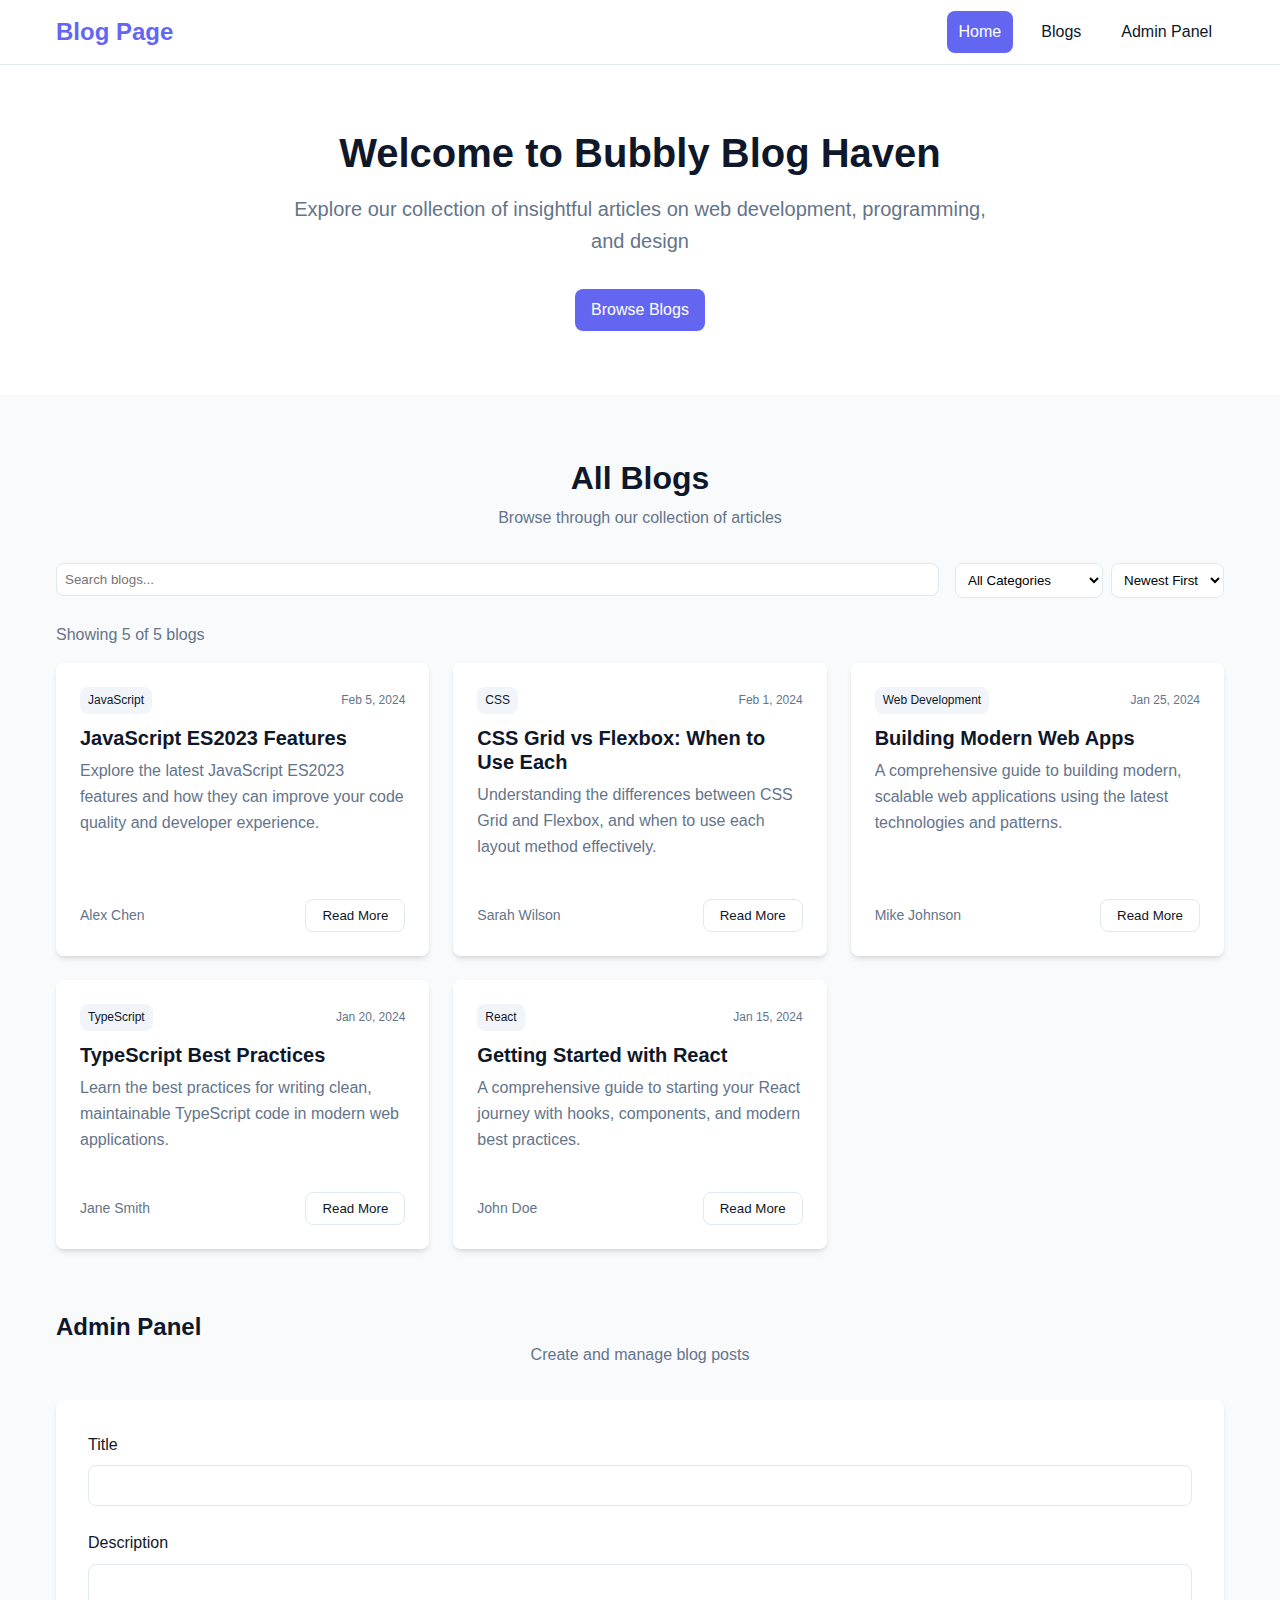
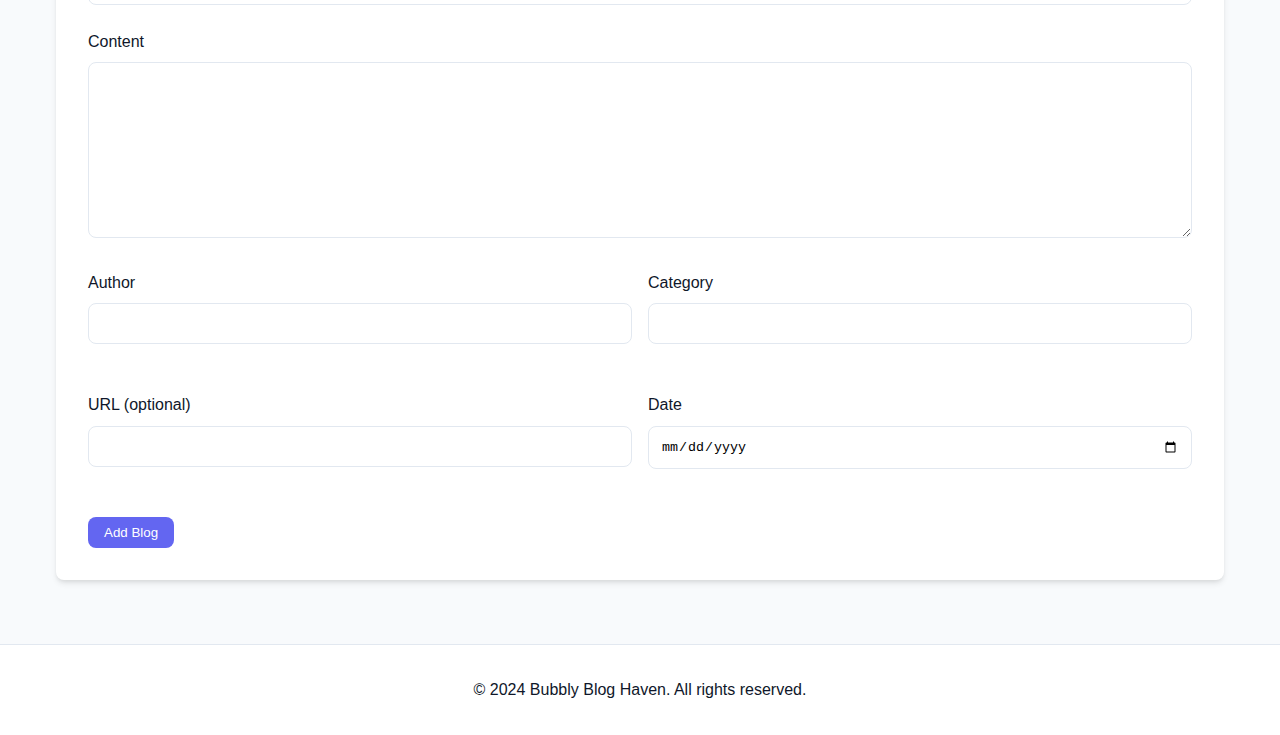
<file: BLOG_PLATFORM/BLOG_PLATFORM/index.html>
<!DOCTYPE html>
<html lang="en">
<head>
    <meta charset="UTF-8">
    <meta name="viewport" content="width=device-width, initial-scale=1.0">
    <title>Blog Platform</title>
    <link rel="stylesheet" href="styles.css">
</head>
<body>
    <nav class="navbar">
        <div class="container">
            <a href="#" class="logo">Blog Page</a>
            <div class="nav-links">
                <a href="#" class="nav-link active">Home</a>
                <a href="#blogs" class="nav-link">Blogs</a>
                <a href="#admin" class="nav-link">Admin Panel</a>
            </div>
        </div>
    </nav>

    <header class="hero" id="home">
        <div class="container">
            <h1>Welcome to Bubbly Blog Haven</h1>
            <p>Explore our collection of insightful articles on web development, programming, and design</p>
            <a href="#blogs" class="btn">Browse Blogs</a>
        </div>
    </header>

    <section class="blogs-section" id="blogs">
        <div class="container">
            <h2>All Blogs</h2>
            <p class="section-description">Browse through our collection of articles</p>
            
            <div class="filters">
                <div class="search-container">
                    <input type="text" id="search" placeholder="Search blogs...">
                </div>
                <div class="filter-container">
                    <select id="category-filter">
                        <option value="all">All Categories</option>
                        <option value="React">React</option>
                        <option value="TypeScript">TypeScript</option>
                        <option value="Web Development">Web Development</option>
                        <option value="CSS">CSS</option>
                        <option value="JavaScript">JavaScript</option>
                    </select>
                    <select id="sort-filter">
                        <option value="newest">Newest First</option>
                        <option value="oldest">Oldest First</option>
                    </select>
                </div>
            </div>
            
            <p id="blog-count" class="blog-count">Showing 5 of 5 blogs</p>
            
            <div class="blog-grid" id="blog-grid">
                <!-- Blog cards will be dynamically inserted here -->
            </div>
        </div>
    </section>

    <section class="blog-detail" id="blog-detail">
        <div class="container">
            <button class="btn back-btn" id="back-to-blogs">← Back to Blogs</button>
            <div class="blog-content" id="blog-content">
                <!-- Blog detail will be dynamically inserted here -->
            </div>
        </div>
    </section>

    <section class="admin-section" id="admin">
        <div class="container">
            <h2>Admin Panel</h2>
            <p class="section-description">Create and manage blog posts</p>
            
            <form id="blog-form" class="blog-form">
                <div class="form-group">
                    <label for="title">Title</label>
                    <input type="text" id="title" required>
                </div>
                <div class="form-group">
                    <label for="description">Description</label>
                    <input type="text" id="description" required>
                </div>
                <div class="form-group">
                    <label for="content">Content</label>
                    <textarea id="content" rows="10" required></textarea>
                </div>
                <div class="form-row">
                    <div class="form-group">
                        <label for="author">Author</label>
                        <input type="text" id="author" required>
                    </div>
                    <div class="form-group">
                        <label for="category">Category</label>
                        <input type="text" id="category" required>
                    </div>
                </div>
                <div class="form-row">
                    <div class="form-group">
                        <label for="url">URL (optional)</label>
                        <input type="url" id="url">
                    </div>
                    <div class="form-group">
                        <label for="date">Date</label>
                        <input type="date" id="date" required>
                    </div>
                </div>
                <button type="submit" class="btn btn-primary">Add Blog</button>
            </form>
        </div>
    </section>

    <footer class="footer">
        <div class="container">
            <p>&copy; 2024 Bubbly Blog Haven. All rights reserved.</p>
        </div>
    </footer>

    <script src="script.js"></script>
</body>
</html>
</file>
<file: BLOG_PLATFORM/BLOG_PLATFORM/styles.css>
/* Global Styles */
:root {
    --primary: #6366f1;
    --primary-hover: #4f46e5;
    --background: #f8fafc;
    --card: #ffffff;
    --card-foreground: #1e293b;
    --foreground: #0f172a;
    --muted: #94a3b8;
    --muted-foreground: #64748b;
    --border: #e2e8f0;
    --shadow: 0 4px 6px -1px rgba(0, 0, 0, 0.1), 0 2px 4px -1px rgba(0, 0, 0, 0.06);
    --radius: 0.5rem;
    --transition: all 0.2s ease;
}

* {
    margin: 0;
    padding: 0;
    box-sizing: border-box;
}

body {
    font-family: -apple-system, BlinkMacSystemFont, "Segoe UI", Roboto, Helvetica, Arial, sans-serif;
    background-color: var(--background);
    color: var(--foreground);
    line-height: 1.6;
}

.container {
    max-width: 1200px;
    margin: 0 auto;
    padding: 0 1rem;
}

h1, h2, h3 {
    font-weight: 700;
    line-height: 1.2;
}

a {
    text-decoration: none;
    color: inherit;
}

/* Button Styles */
.btn {
    display: inline-flex;
    align-items: center;
    justify-content: center;
    background-color: var(--primary);
    color: white;
    font-weight: 500;
    border-radius: var(--radius);
    padding: 0.5rem 1rem;
    cursor: pointer;
    transition: var(--transition);
    border: none;
}

.btn:hover {
    background-color: var(--primary-hover);
}

.btn-outline {
    background-color: transparent;
    border: 1px solid var(--border);
    color: var(--foreground);
}

.btn-outline:hover {
    background-color: var(--background);
}

/* Navbar Styles */
.navbar {
    background-color: var(--card);
    border-bottom: 1px solid var(--border);
    position: sticky;
    top: 0;
    z-index: 100;
}

.navbar .container {
    display: flex;
    justify-content: space-between;
    align-items: center;
    height: 4rem;
}

.logo {
    font-size: 1.5rem;
    font-weight: 700;
    color: var(--primary);
}

.nav-links {
    display: flex;
    gap: 1rem;
}

.nav-link {
    padding: 0.5rem 0.75rem;
    border-radius: var(--radius);
    transition: var(--transition);
}

.nav-link:hover, .nav-link.active {
    background-color: var(--primary);
    color: white;
}

/* Hero Section */
.hero {
    text-align: center;
    padding: 4rem 0;
    background-color: var(--card);
    margin-bottom: 2rem;
}

.hero h1 {
    font-size: 2.5rem;
    margin-bottom: 1rem;
}

.hero p {
    font-size: 1.25rem;
    color: var(--muted-foreground);
    margin-bottom: 2rem;
    max-width: 700px;
    margin-left: auto;
    margin-right: auto;
}

/* Blogs Section */
.blogs-section {
    padding: 2rem 0;
}

.blogs-section h2 {
    font-size: 2rem;
    text-align: center;
    margin-bottom: 0.5rem;
}

.section-description {
    text-align: center;
    color: var(--muted-foreground);
    margin-bottom: 2rem;
}

.filters {
    display: flex;
    flex-wrap: wrap;
    gap: 1rem;
    margin-bottom: 1.5rem;
    justify-content: space-between;
}

.search-container {
    flex: 1;
    min-width: 200px;
}

.search-container input {
    width: 100%;
    padding: 0.5rem;
    border: 1px solid var(--border);
    border-radius: var(--radius);
}

.filter-container {
    display: flex;
    gap: 0.5rem;
}

.filter-container select {
    padding: 0.5rem;
    border: 1px solid var(--border);
    border-radius: var(--radius);
    background-color: var(--card);
}

.blog-count {
    color: var(--muted-foreground);
    margin-bottom: 1rem;
}

.blog-grid {
    display: grid;
    grid-template-columns: repeat(auto-fill, minmax(300px, 1fr));
    gap: 1.5rem;
}

.blog-card {
    background-color: var(--card);
    border-radius: var(--radius);
    overflow: hidden;
    box-shadow: var(--shadow);
    transition: var(--transition);
    height: 100%;
    display: flex;
    flex-direction: column;
}

.blog-card:hover {
    box-shadow: 0 10px 15px -3px rgba(0, 0, 0, 0.1), 0 4px 6px -2px rgba(0, 0, 0, 0.05);
    transform: translateY(-2px);
}

.blog-card-header {
    padding: 1.5rem 1.5rem 0.5rem;
}

.blog-card-meta {
    display: flex;
    justify-content: space-between;
    align-items: center;
    margin-bottom: 0.75rem;
}

.blog-category {
    background-color: #f1f5f9;
    color: var(--foreground);
    font-size: 0.75rem;
    padding: 0.25rem 0.5rem;
    border-radius: var(--radius);
}

.blog-date {
    font-size: 0.75rem;
    color: var(--muted-foreground);
}

.blog-title {
    font-size: 1.25rem;
    margin-bottom: 0.5rem;
    display: -webkit-box;
    -webkit-line-clamp: 2;
    -webkit-box-orient: vertical;
    overflow: hidden;
}

.blog-description {
    color: var(--muted-foreground);
    margin-bottom: 1rem;
    display: -webkit-box;
    -webkit-line-clamp: 3;
    -webkit-box-orient: vertical;
    overflow: hidden;
}

.blog-card-footer {
    padding: 1rem 1.5rem 1.5rem;
    margin-top: auto;
    display: flex;
    justify-content: space-between;
    align-items: center;
}

.blog-author {
    font-size: 0.875rem;
    color: var(--muted-foreground);
}

/* Blog Detail Section */
.blog-detail {
    padding: 2rem 0;
    display: none;
}

.back-btn {
    margin-bottom: 1.5rem;
}

.blog-content {
    background-color: var(--card);
    padding: 2rem;
    border-radius: var(--radius);
    box-shadow: var(--shadow);
}

.blog-content-header {
    margin-bottom: 2rem;
}

.blog-content-meta {
    display: flex;
    justify-content: space-between;
    align-items: center;
    margin-bottom: 1rem;
}

.blog-content-title {
    font-size: 2rem;
    margin-bottom: 1rem;
}

.blog-content-description {
    font-size: 1.125rem;
    color: var(--muted-foreground);
    margin-bottom: 2rem;
}

.blog-content-body {
    line-height: 1.8;
    white-space: pre-wrap;
}

/* Admin Section */
.admin-section {
    padding: 2rem 0;
}

.blog-form {
    background-color: var(--card);
    padding: 2rem;
    border-radius: var(--radius);
    box-shadow: var(--shadow);
}

.form-group {
    margin-bottom: 1.5rem;
    width: 100%;
}

.form-row {
    display: flex;
    gap: 1rem;
    margin-bottom: 1.5rem;
}

.form-group label {
    display: block;
    margin-bottom: 0.5rem;
    font-weight: 500;
}

.form-group input,
.form-group textarea {
    width: 100%;
    padding: 0.75rem;
    border: 1px solid var(--border);
    border-radius: var(--radius);
    background-color: var(--card);
}

.form-group textarea {
    resize: vertical;
}

/* Footer */
.footer {
    background-color: var(--card);
    border-top: 1px solid var(--border);
    padding: 2rem 0;
    text-align: center;
    margin-top: 2rem;
}

/* Responsive Styles */
@media (max-width: 768px) {
    .form-row {
        flex-direction: column;
        gap: 0;
    }
    
    .blog-grid {
        grid-template-columns: 1fr;
    }
    
    .filters {
        flex-direction: column;
    }
    
    .hero h1 {
        font-size: 2rem;
    }
}
</file>
